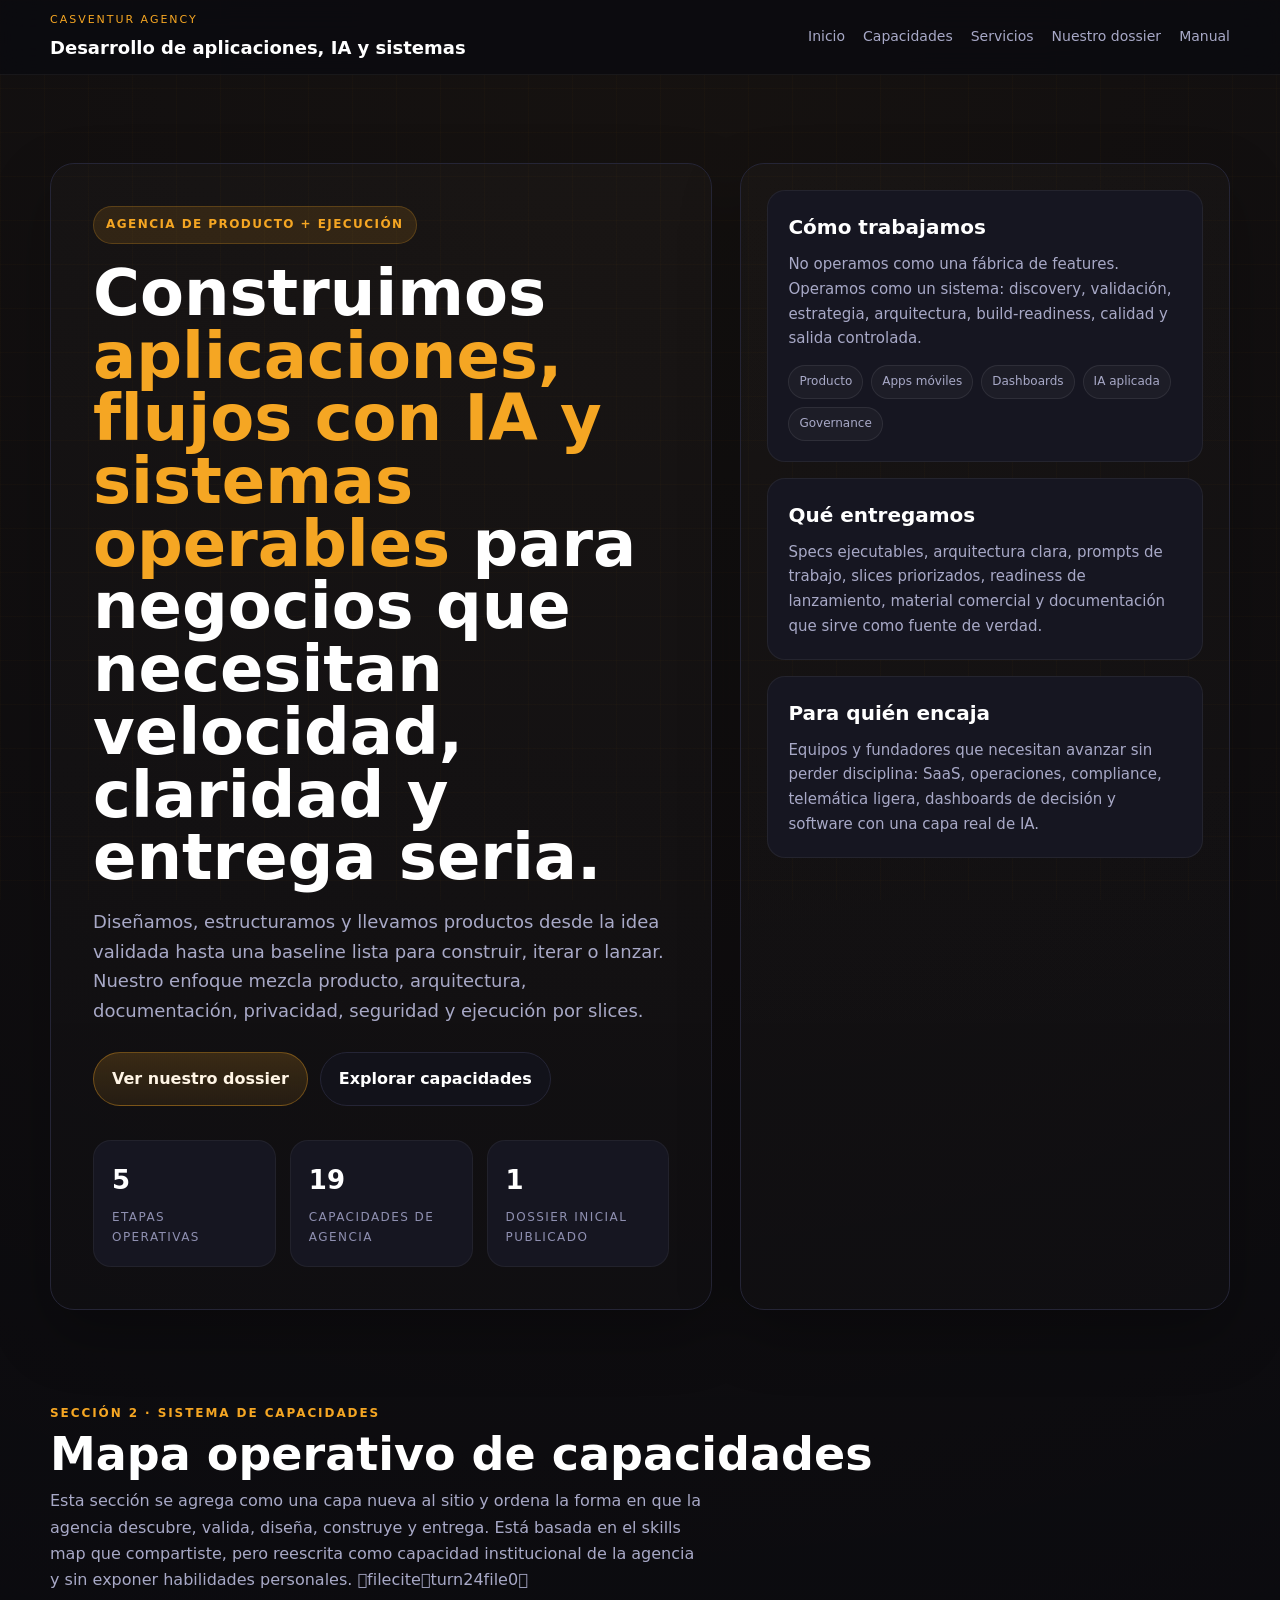
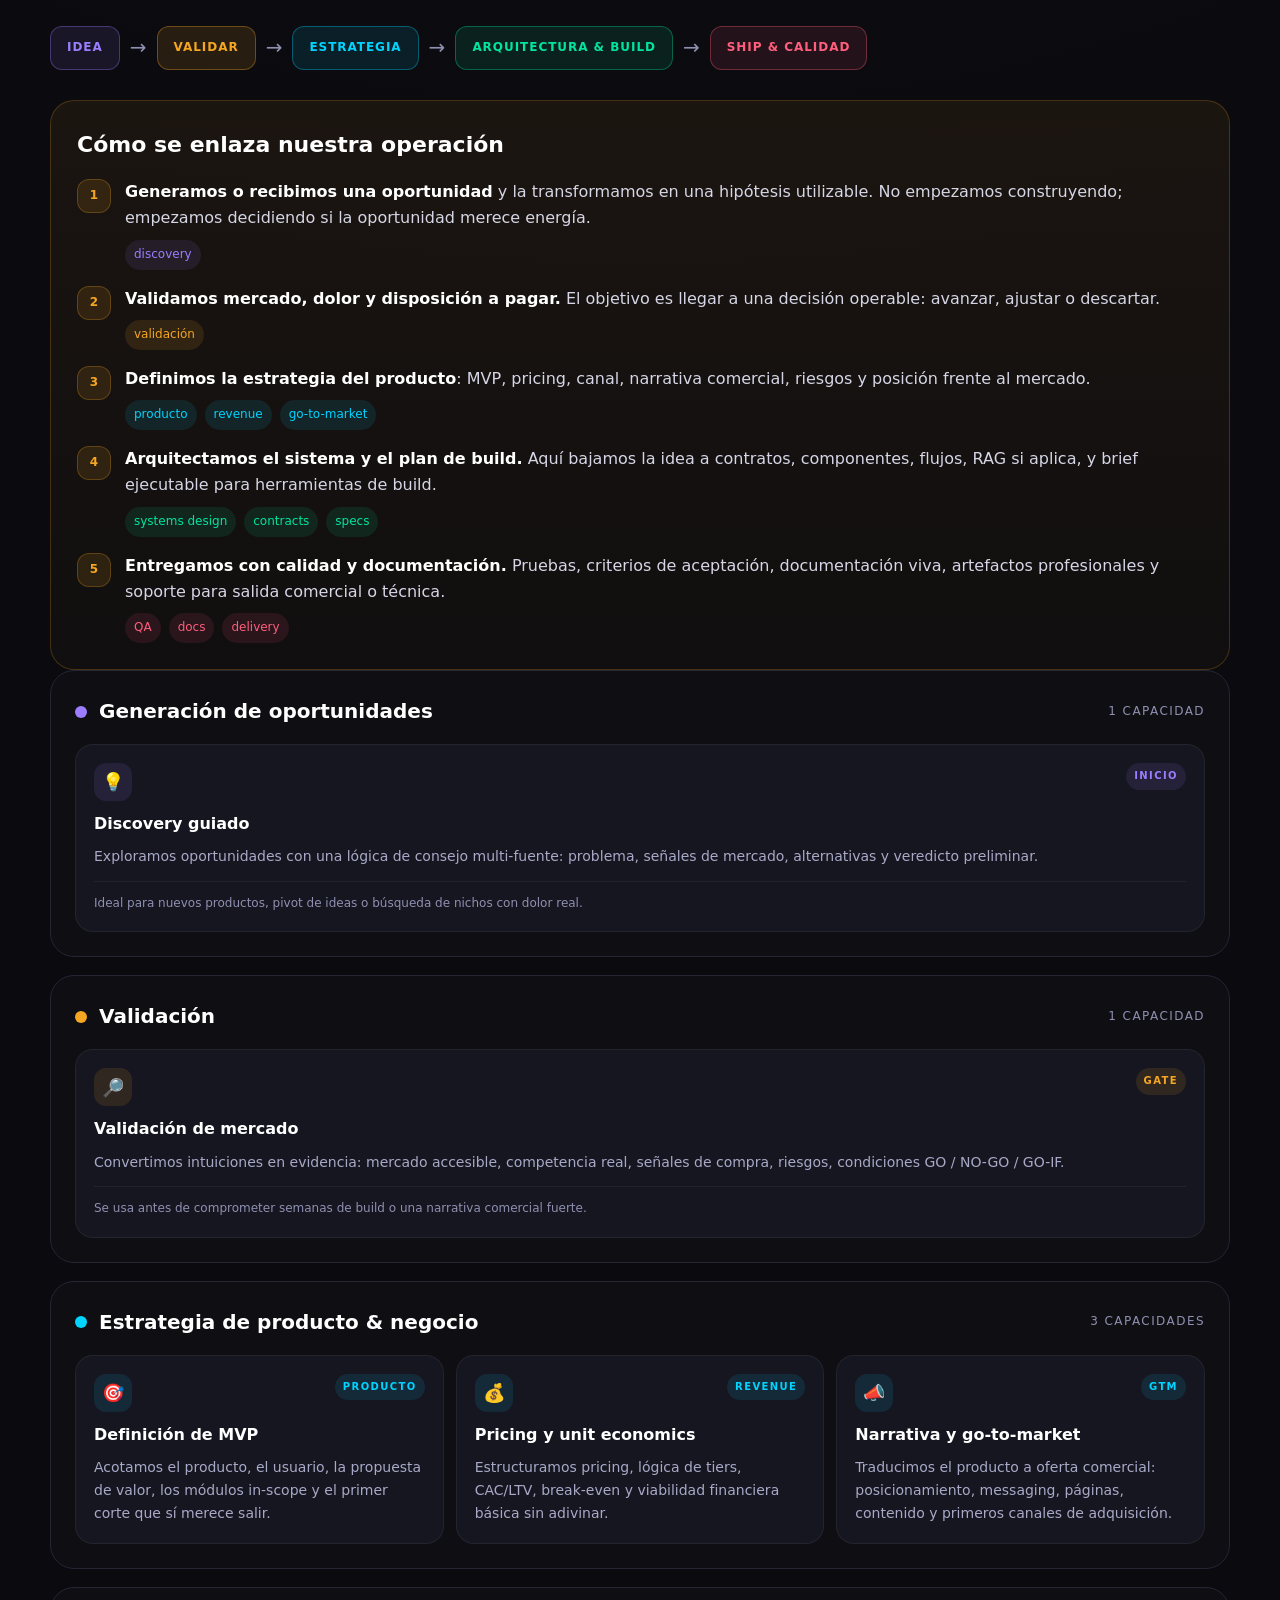
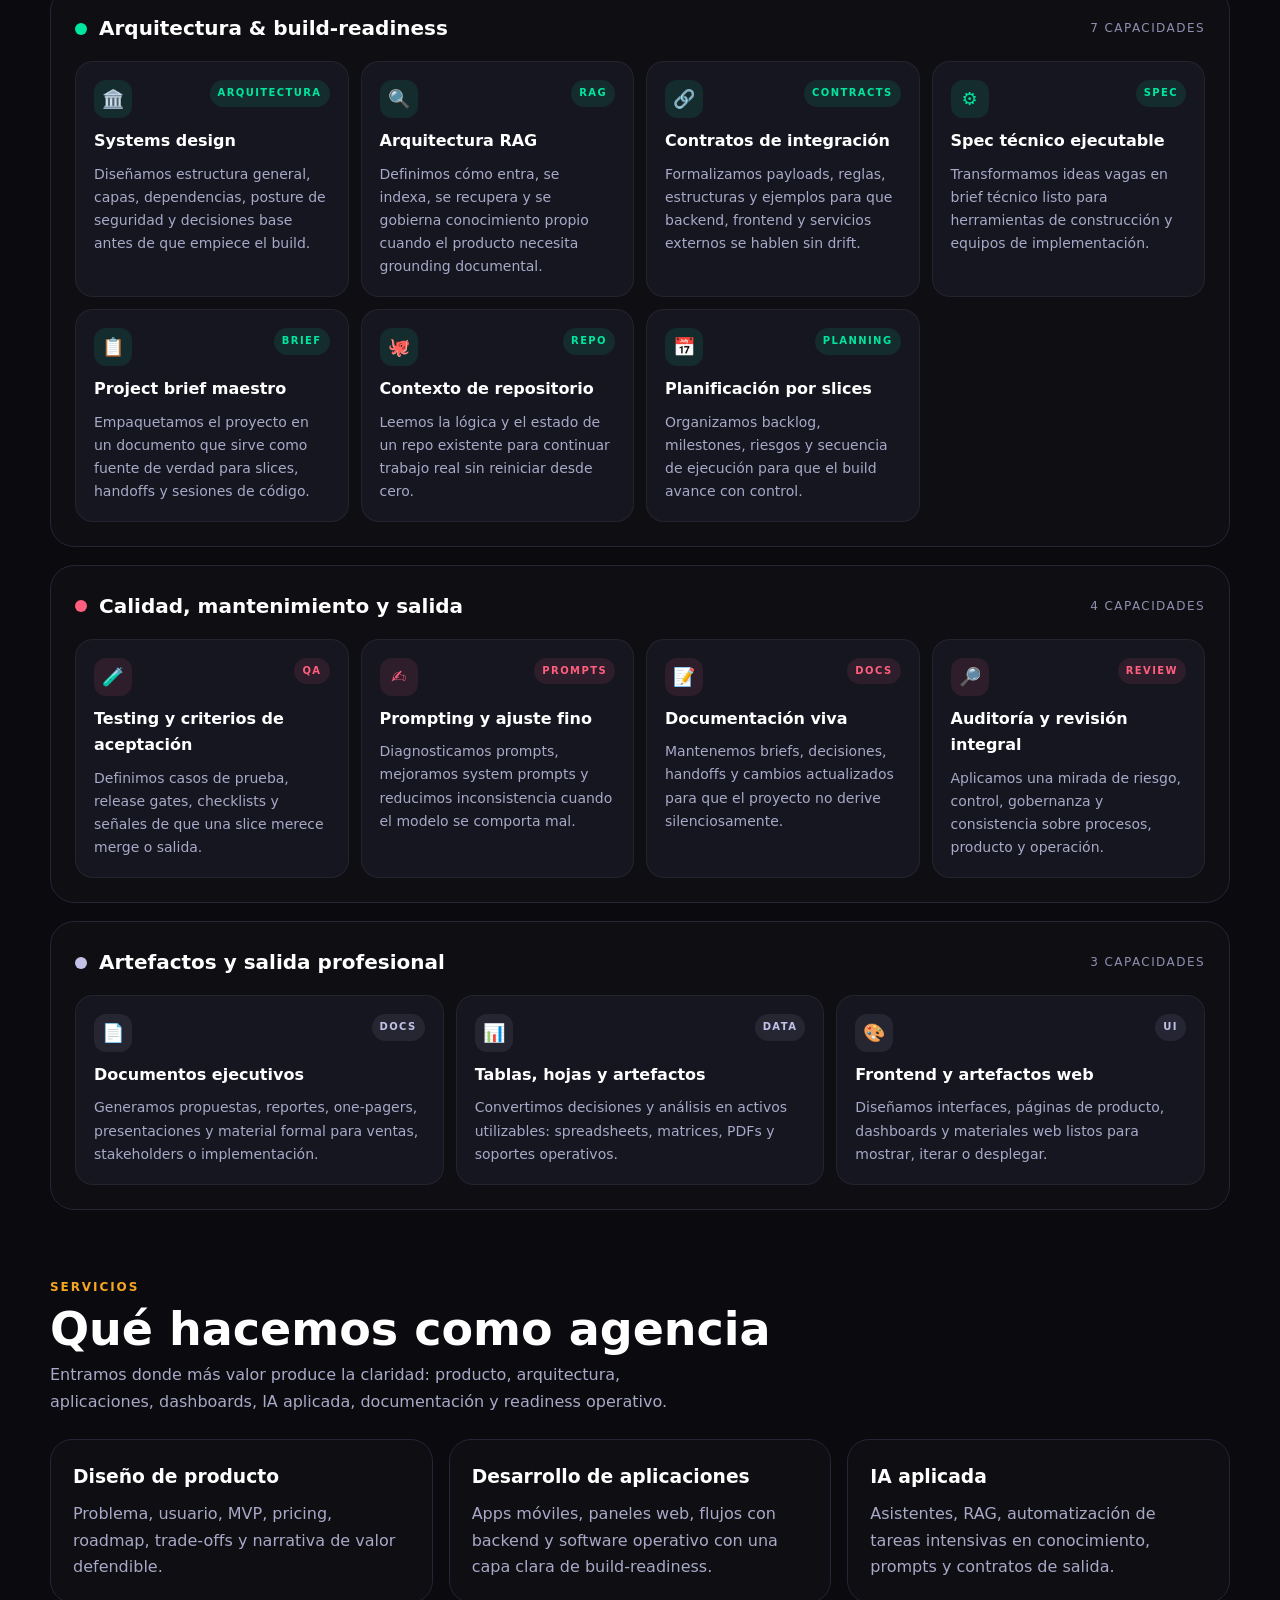
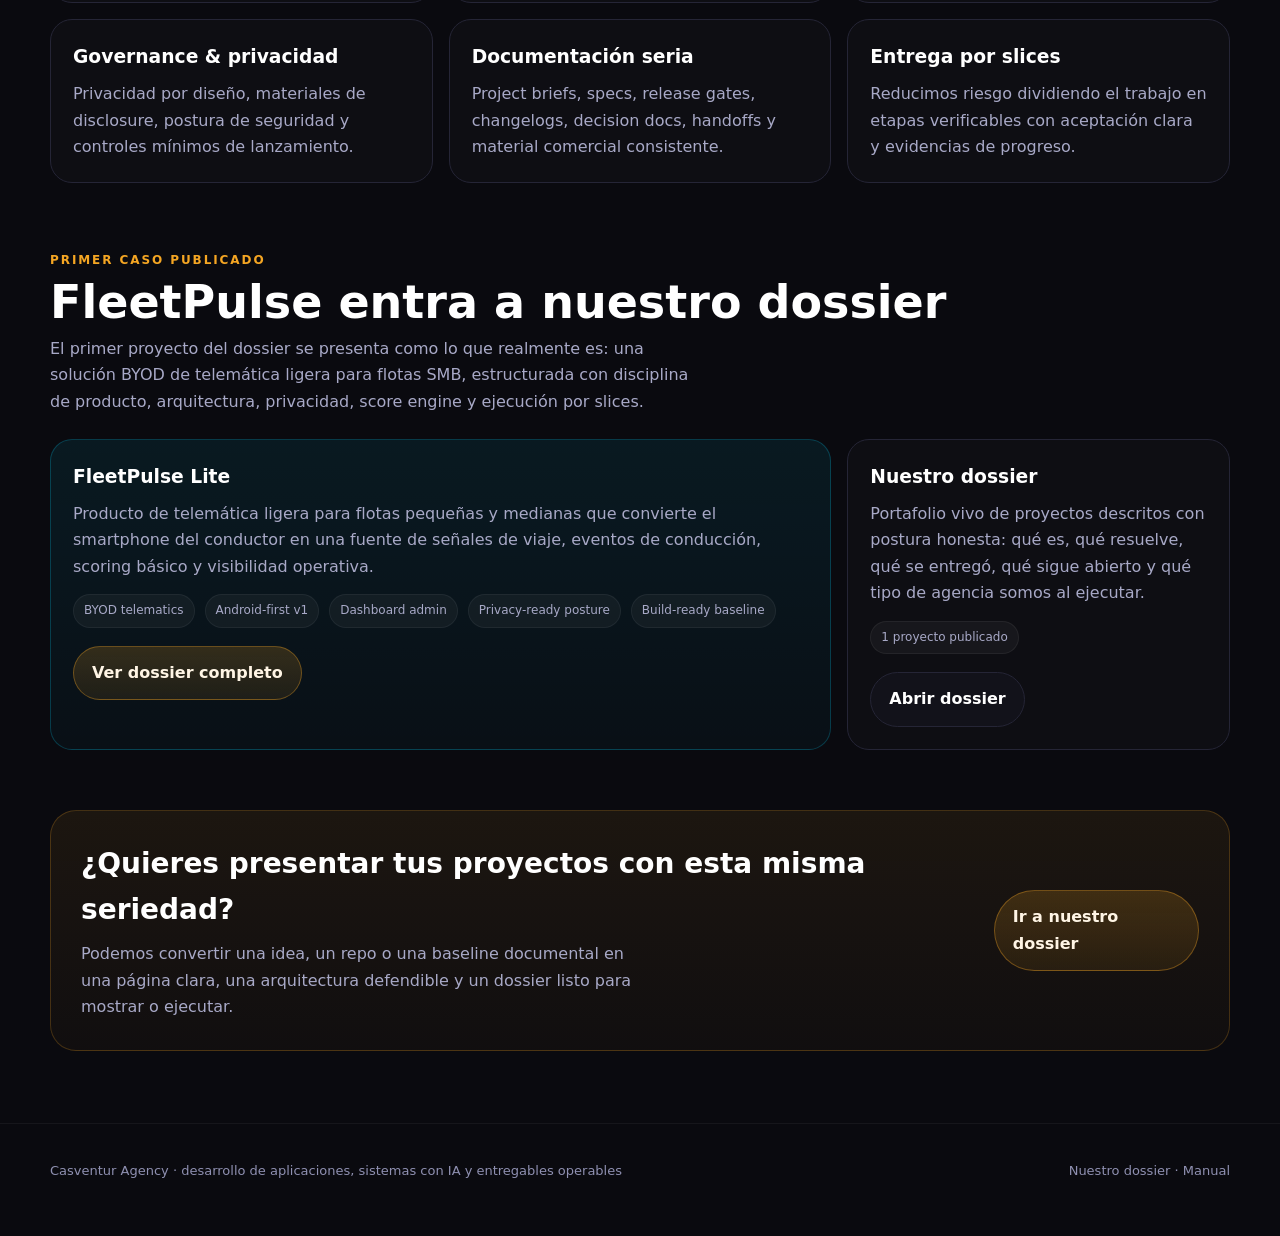
<file: index.html>
<!DOCTYPE html>
<html lang="es">
<head>
  <meta charset="UTF-8" />
  <meta name="viewport" content="width=device-width, initial-scale=1.0" />
  <title>Casventur Agency · Desarrollo de aplicaciones, IA y sistemas</title>
  <link rel="stylesheet" href="/site.css" />
</head>
<body>
  <div class="topbar">
    <div class="container nav">
      <div class="brand">
        <div class="brand-kicker">Casventur Agency</div>
        <div class="brand-title">Desarrollo de aplicaciones, IA y sistemas</div>
      </div>
      <div class="nav-links">
        <a href="/index.html">Inicio</a>
        <a href="#capabilities">Capacidades</a>
        <a href="#services">Servicios</a>
        <a href="/dossier.html">Nuestro dossier</a>
        <a href="/manual.html">Manual</a>
      </div>
    </div>
  </div>

  <main>
    <section class="hero">
      <div class="container hero-grid">
        <div class="panel hero-copy">
          <div class="eyebrow">Agencia de producto + ejecución</div>
          <h1>Construimos <span>aplicaciones, flujos con IA y sistemas operables</span> para negocios que necesitan velocidad, claridad y entrega seria.</h1>
          <p>Diseñamos, estructuramos y llevamos productos desde la idea validada hasta una baseline lista para construir, iterar o lanzar. Nuestro enfoque mezcla producto, arquitectura, documentación, privacidad, seguridad y ejecución por slices.</p>
          <div class="hero-actions">
            <a class="btn btn-primary" href="/dossier.html">Ver nuestro dossier</a>
            <a class="btn" href="#capabilities">Explorar capacidades</a>
          </div>
          <div class="metrics">
            <div class="metric">
              <div class="metric-value">5</div>
              <div class="metric-label">etapas operativas</div>
            </div>
            <div class="metric">
              <div class="metric-value">19</div>
              <div class="metric-label">capacidades de agencia</div>
            </div>
            <div class="metric">
              <div class="metric-value">1</div>
              <div class="metric-label">dossier inicial publicado</div>
            </div>
          </div>
        </div>
        <div class="panel hero-side">
          <div class="side-card">
            <h3>Cómo trabajamos</h3>
            <p>No operamos como una fábrica de features. Operamos como un sistema: discovery, validación, estrategia, arquitectura, build-readiness, calidad y salida controlada.</p>
            <div class="kpi-pills">
              <span class="pill">Producto</span>
              <span class="pill">Apps móviles</span>
              <span class="pill">Dashboards</span>
              <span class="pill">IA aplicada</span>
              <span class="pill">Governance</span>
            </div>
          </div>
          <div class="side-card">
            <h3>Qué entregamos</h3>
            <p>Specs ejecutables, arquitectura clara, prompts de trabajo, slices priorizados, readiness de lanzamiento, material comercial y documentación que sirve como fuente de verdad.</p>
          </div>
          <div class="side-card">
            <h3>Para quién encaja</h3>
            <p>Equipos y fundadores que necesitan avanzar sin perder disciplina: SaaS, operaciones, compliance, telemática ligera, dashboards de decisión y software con una capa real de IA.</p>
          </div>
        </div>
      </div>
    </section>

    <section class="section" id="capabilities">
      <div class="container">
        <div class="section-head">
          <div>
            <div class="kicker">Sección 2 · Sistema de capacidades</div>
            <h2>Mapa operativo de capacidades</h2>
            <p>Esta sección se agrega como una capa nueva al sitio y ordena la forma en que la agencia descubre, valida, diseña, construye y entrega. Está basada en el skills map que compartiste, pero reescrita como capacidad institucional de la agencia y sin exponer habilidades personales. fileciteturn24file0</p>
          </div>
        </div>

        <div class="pipeline">
          <div class="pipeline-node node-idea">Idea</div>
          <div class="pipeline-arrow">→</div>
          <div class="pipeline-node node-validate">Validar</div>
          <div class="pipeline-arrow">→</div>
          <div class="pipeline-node node-strategy">Estrategia</div>
          <div class="pipeline-arrow">→</div>
          <div class="pipeline-node node-build">Arquitectura & build</div>
          <div class="pipeline-arrow">→</div>
          <div class="pipeline-node node-deliver">Ship & calidad</div>
        </div>

        <div class="flow-box">
          <h3>Cómo se enlaza nuestra operación</h3>
          <div class="flow-list">
            <div class="flow-item">
              <div class="flow-num">1</div>
              <div>
                <strong>Generamos o recibimos una oportunidad</strong> y la transformamos en una hipótesis utilizable. No empezamos construyendo; empezamos decidiendo si la oportunidad merece energía.
                <div class="flow-tags"><span class="flow-tag tag-violet">discovery</span></div>
              </div>
            </div>
            <div class="flow-item">
              <div class="flow-num">2</div>
              <div>
                <strong>Validamos mercado, dolor y disposición a pagar.</strong> El objetivo es llegar a una decisión operable: avanzar, ajustar o descartar.
                <div class="flow-tags"><span class="flow-tag tag-amber">validación</span></div>
              </div>
            </div>
            <div class="flow-item">
              <div class="flow-num">3</div>
              <div>
                <strong>Definimos la estrategia del producto</strong>: MVP, pricing, canal, narrativa comercial, riesgos y posición frente al mercado.
                <div class="flow-tags"><span class="flow-tag tag-cyan">producto</span><span class="flow-tag tag-cyan">revenue</span><span class="flow-tag tag-cyan">go-to-market</span></div>
              </div>
            </div>
            <div class="flow-item">
              <div class="flow-num">4</div>
              <div>
                <strong>Arquitectamos el sistema y el plan de build.</strong> Aquí bajamos la idea a contratos, componentes, flujos, RAG si aplica, y brief ejecutable para herramientas de build.
                <div class="flow-tags"><span class="flow-tag tag-green">systems design</span><span class="flow-tag tag-green">contracts</span><span class="flow-tag tag-green">specs</span></div>
              </div>
            </div>
            <div class="flow-item">
              <div class="flow-num">5</div>
              <div>
                <strong>Entregamos con calidad y documentación.</strong> Pruebas, criterios de aceptación, documentación viva, artefactos profesionales y soporte para salida comercial o técnica.
                <div class="flow-tags"><span class="flow-tag tag-rose">QA</span><span class="flow-tag tag-rose">docs</span><span class="flow-tag tag-rose">delivery</span></div>
              </div>
            </div>
          </div>
        </div>

        <div class="category-grid">
          <div class="category">
            <div class="category-head">
              <div class="category-title"><span class="dot" style="background:var(--violet)"></span>Generación de oportunidades</div>
              <div class="category-count">1 capacidad</div>
            </div>
            <div class="skill-grid">
              <div class="skill-card theme-violet">
                <div class="skill-top"><div class="skill-icon">💡</div><div class="badge">Inicio</div></div>
                <h4>Discovery guiado</h4>
                <p>Exploramos oportunidades con una lógica de consejo multi-fuente: problema, señales de mercado, alternativas y veredicto preliminar.</p>
                <div class="skill-trigger">Ideal para nuevos productos, pivot de ideas o búsqueda de nichos con dolor real.</div>
              </div>
            </div>
          </div>

          <div class="category">
            <div class="category-head">
              <div class="category-title"><span class="dot" style="background:var(--amber)"></span>Validación</div>
              <div class="category-count">1 capacidad</div>
            </div>
            <div class="skill-grid">
              <div class="skill-card theme-amber">
                <div class="skill-top"><div class="skill-icon">🔎</div><div class="badge">Gate</div></div>
                <h4>Validación de mercado</h4>
                <p>Convertimos intuiciones en evidencia: mercado accesible, competencia real, señales de compra, riesgos, condiciones GO / NO-GO / GO-IF.</p>
                <div class="skill-trigger">Se usa antes de comprometer semanas de build o una narrativa comercial fuerte.</div>
              </div>
            </div>
          </div>

          <div class="category">
            <div class="category-head">
              <div class="category-title"><span class="dot" style="background:var(--cyan)"></span>Estrategia de producto & negocio</div>
              <div class="category-count">3 capacidades</div>
            </div>
            <div class="skill-grid">
              <div class="skill-card theme-cyan">
                <div class="skill-top"><div class="skill-icon">🎯</div><div class="badge">Producto</div></div>
                <h4>Definición de MVP</h4>
                <p>Acotamos el producto, el usuario, la propuesta de valor, los módulos in-scope y el primer corte que sí merece salir.</p>
              </div>
              <div class="skill-card theme-cyan">
                <div class="skill-top"><div class="skill-icon">💰</div><div class="badge">Revenue</div></div>
                <h4>Pricing y unit economics</h4>
                <p>Estructuramos pricing, lógica de tiers, CAC/LTV, break-even y viabilidad financiera básica sin adivinar.</p>
              </div>
              <div class="skill-card theme-cyan">
                <div class="skill-top"><div class="skill-icon">📣</div><div class="badge">GTM</div></div>
                <h4>Narrativa y go-to-market</h4>
                <p>Traducimos el producto a oferta comercial: posicionamiento, messaging, páginas, contenido y primeros canales de adquisición.</p>
              </div>
            </div>
          </div>

          <div class="category">
            <div class="category-head">
              <div class="category-title"><span class="dot" style="background:var(--green)"></span>Arquitectura & build-readiness</div>
              <div class="category-count">7 capacidades</div>
            </div>
            <div class="skill-grid">
              <div class="skill-card theme-green">
                <div class="skill-top"><div class="skill-icon">🏛️</div><div class="badge">Arquitectura</div></div>
                <h4>Systems design</h4>
                <p>Diseñamos estructura general, capas, dependencias, posture de seguridad y decisiones base antes de que empiece el build.</p>
              </div>
              <div class="skill-card theme-green">
                <div class="skill-top"><div class="skill-icon">🔍</div><div class="badge">RAG</div></div>
                <h4>Arquitectura RAG</h4>
                <p>Definimos cómo entra, se indexa, se recupera y se gobierna conocimiento propio cuando el producto necesita grounding documental.</p>
              </div>
              <div class="skill-card theme-green">
                <div class="skill-top"><div class="skill-icon">🔗</div><div class="badge">Contracts</div></div>
                <h4>Contratos de integración</h4>
                <p>Formalizamos payloads, reglas, estructuras y ejemplos para que backend, frontend y servicios externos se hablen sin drift.</p>
              </div>
              <div class="skill-card theme-green">
                <div class="skill-top"><div class="skill-icon">⚙️</div><div class="badge">Spec</div></div>
                <h4>Spec técnico ejecutable</h4>
                <p>Transformamos ideas vagas en brief técnico listo para herramientas de construcción y equipos de implementación.</p>
              </div>
              <div class="skill-card theme-green">
                <div class="skill-top"><div class="skill-icon">📋</div><div class="badge">Brief</div></div>
                <h4>Project brief maestro</h4>
                <p>Empaquetamos el proyecto en un documento que sirve como fuente de verdad para slices, handoffs y sesiones de código.</p>
              </div>
              <div class="skill-card theme-green">
                <div class="skill-top"><div class="skill-icon">🐙</div><div class="badge">Repo</div></div>
                <h4>Contexto de repositorio</h4>
                <p>Leemos la lógica y el estado de un repo existente para continuar trabajo real sin reiniciar desde cero.</p>
              </div>
              <div class="skill-card theme-green">
                <div class="skill-top"><div class="skill-icon">📅</div><div class="badge">Planning</div></div>
                <h4>Planificación por slices</h4>
                <p>Organizamos backlog, milestones, riesgos y secuencia de ejecución para que el build avance con control.</p>
              </div>
            </div>
          </div>

          <div class="category">
            <div class="category-head">
              <div class="category-title"><span class="dot" style="background:var(--rose)"></span>Calidad, mantenimiento y salida</div>
              <div class="category-count">4 capacidades</div>
            </div>
            <div class="skill-grid">
              <div class="skill-card theme-rose">
                <div class="skill-top"><div class="skill-icon">🧪</div><div class="badge">QA</div></div>
                <h4>Testing y criterios de aceptación</h4>
                <p>Definimos casos de prueba, release gates, checklists y señales de que una slice merece merge o salida.</p>
              </div>
              <div class="skill-card theme-rose">
                <div class="skill-top"><div class="skill-icon">✍️</div><div class="badge">Prompts</div></div>
                <h4>Prompting y ajuste fino</h4>
                <p>Diagnosticamos prompts, mejoramos system prompts y reducimos inconsistencia cuando el modelo se comporta mal.</p>
              </div>
              <div class="skill-card theme-rose">
                <div class="skill-top"><div class="skill-icon">📝</div><div class="badge">Docs</div></div>
                <h4>Documentación viva</h4>
                <p>Mantenemos briefs, decisiones, handoffs y cambios actualizados para que el proyecto no derive silenciosamente.</p>
              </div>
              <div class="skill-card theme-rose">
                <div class="skill-top"><div class="skill-icon">🔎</div><div class="badge">Review</div></div>
                <h4>Auditoría y revisión integral</h4>
                <p>Aplicamos una mirada de riesgo, control, gobernanza y consistencia sobre procesos, producto y operación.</p>
              </div>
            </div>
          </div>

          <div class="category">
            <div class="category-head">
              <div class="category-title"><span class="dot" style="background:#c2c2e9"></span>Artefactos y salida profesional</div>
              <div class="category-count">3 capacidades</div>
            </div>
            <div class="skill-grid">
              <div class="skill-card theme-soft">
                <div class="skill-top"><div class="skill-icon">📄</div><div class="badge">Docs</div></div>
                <h4>Documentos ejecutivos</h4>
                <p>Generamos propuestas, reportes, one-pagers, presentaciones y material formal para ventas, stakeholders o implementación.</p>
              </div>
              <div class="skill-card theme-soft">
                <div class="skill-top"><div class="skill-icon">📊</div><div class="badge">Data</div></div>
                <h4>Tablas, hojas y artefactos</h4>
                <p>Convertimos decisiones y análisis en activos utilizables: spreadsheets, matrices, PDFs y soportes operativos.</p>
              </div>
              <div class="skill-card theme-soft">
                <div class="skill-top"><div class="skill-icon">🎨</div><div class="badge">UI</div></div>
                <h4>Frontend y artefactos web</h4>
                <p>Diseñamos interfaces, páginas de producto, dashboards y materiales web listos para mostrar, iterar o desplegar.</p>
              </div>
            </div>
          </div>
        </div>
      </div>
    </section>

    <section class="section" id="services">
      <div class="container">
        <div class="section-head">
          <div>
            <div class="kicker">Servicios</div>
            <h2>Qué hacemos como agencia</h2>
            <p>Entramos donde más valor produce la claridad: producto, arquitectura, aplicaciones, dashboards, IA aplicada, documentación y readiness operativo.</p>
          </div>
        </div>
        <div class="services-grid">
          <div class="service-card">
            <h3>Diseño de producto</h3>
            <p>Problema, usuario, MVP, pricing, roadmap, trade-offs y narrativa de valor defendible.</p>
          </div>
          <div class="service-card">
            <h3>Desarrollo de aplicaciones</h3>
            <p>Apps móviles, paneles web, flujos con backend y software operativo con una capa clara de build-readiness.</p>
          </div>
          <div class="service-card">
            <h3>IA aplicada</h3>
            <p>Asistentes, RAG, automatización de tareas intensivas en conocimiento, prompts y contratos de salida.</p>
          </div>
          <div class="service-card">
            <h3>Governance & privacidad</h3>
            <p>Privacidad por diseño, materiales de disclosure, postura de seguridad y controles mínimos de lanzamiento.</p>
          </div>
          <div class="service-card">
            <h3>Documentación seria</h3>
            <p>Project briefs, specs, release gates, changelogs, decision docs, handoffs y material comercial consistente.</p>
          </div>
          <div class="service-card">
            <h3>Entrega por slices</h3>
            <p>Reducimos riesgo dividiendo el trabajo en etapas verificables con aceptación clara y evidencias de progreso.</p>
          </div>
        </div>
      </div>
    </section>

    <section class="section">
      <div class="container">
        <div class="section-head">
          <div>
            <div class="kicker">Primer caso publicado</div>
            <h2>FleetPulse entra a nuestro dossier</h2>
            <p>El primer proyecto del dossier se presenta como lo que realmente es: una solución BYOD de telemática ligera para flotas SMB, estructurada con disciplina de producto, arquitectura, privacidad, score engine y ejecución por slices.</p>
          </div>
        </div>
        <div class="case-grid">
          <div class="case-card featured">
            <h3>FleetPulse Lite</h3>
            <p>Producto de telemática ligera para flotas pequeñas y medianas que convierte el smartphone del conductor en una fuente de señales de viaje, eventos de conducción, scoring básico y visibilidad operativa.</p>
            <div class="case-meta">
              <span class="meta-chip">BYOD telematics</span>
              <span class="meta-chip">Android-first v1</span>
              <span class="meta-chip">Dashboard admin</span>
              <span class="meta-chip">Privacy-ready posture</span>
              <span class="meta-chip">Build-ready baseline</span>
            </div>
            <a class="btn btn-primary" href="/fleet-pulse.html">Ver dossier completo</a>
          </div>
          <div class="case-card">
            <h3>Nuestro dossier</h3>
            <p>Portafolio vivo de proyectos descritos con postura honesta: qué es, qué resuelve, qué se entregó, qué sigue abierto y qué tipo de agencia somos al ejecutar.</p>
            <div class="case-meta">
              <span class="meta-chip">1 proyecto publicado</span>
            </div>
            <a class="btn" href="/dossier.html">Abrir dossier</a>
          </div>
        </div>
      </div>
    </section>

    <section class="container">
      <div class="cta-panel">
        <div>
          <h3>¿Quieres presentar tus proyectos con esta misma seriedad?</h3>
          <p>Podemos convertir una idea, un repo o una baseline documental en una página clara, una arquitectura defendible y un dossier listo para mostrar o ejecutar.</p>
        </div>
        <a class="btn btn-primary" href="/dossier.html">Ir a nuestro dossier</a>
      </div>
    </section>
  </main>

  <footer class="footer">
    <div class="container footer-row">
      <div>Casventur Agency · desarrollo de aplicaciones, sistemas con IA y entregables operables</div>
      <div><a href="/dossier.html">Nuestro dossier</a> · <a href="/manual.html">Manual</a></div>
    </div>
  </footer>
</body>
</html>
</file>
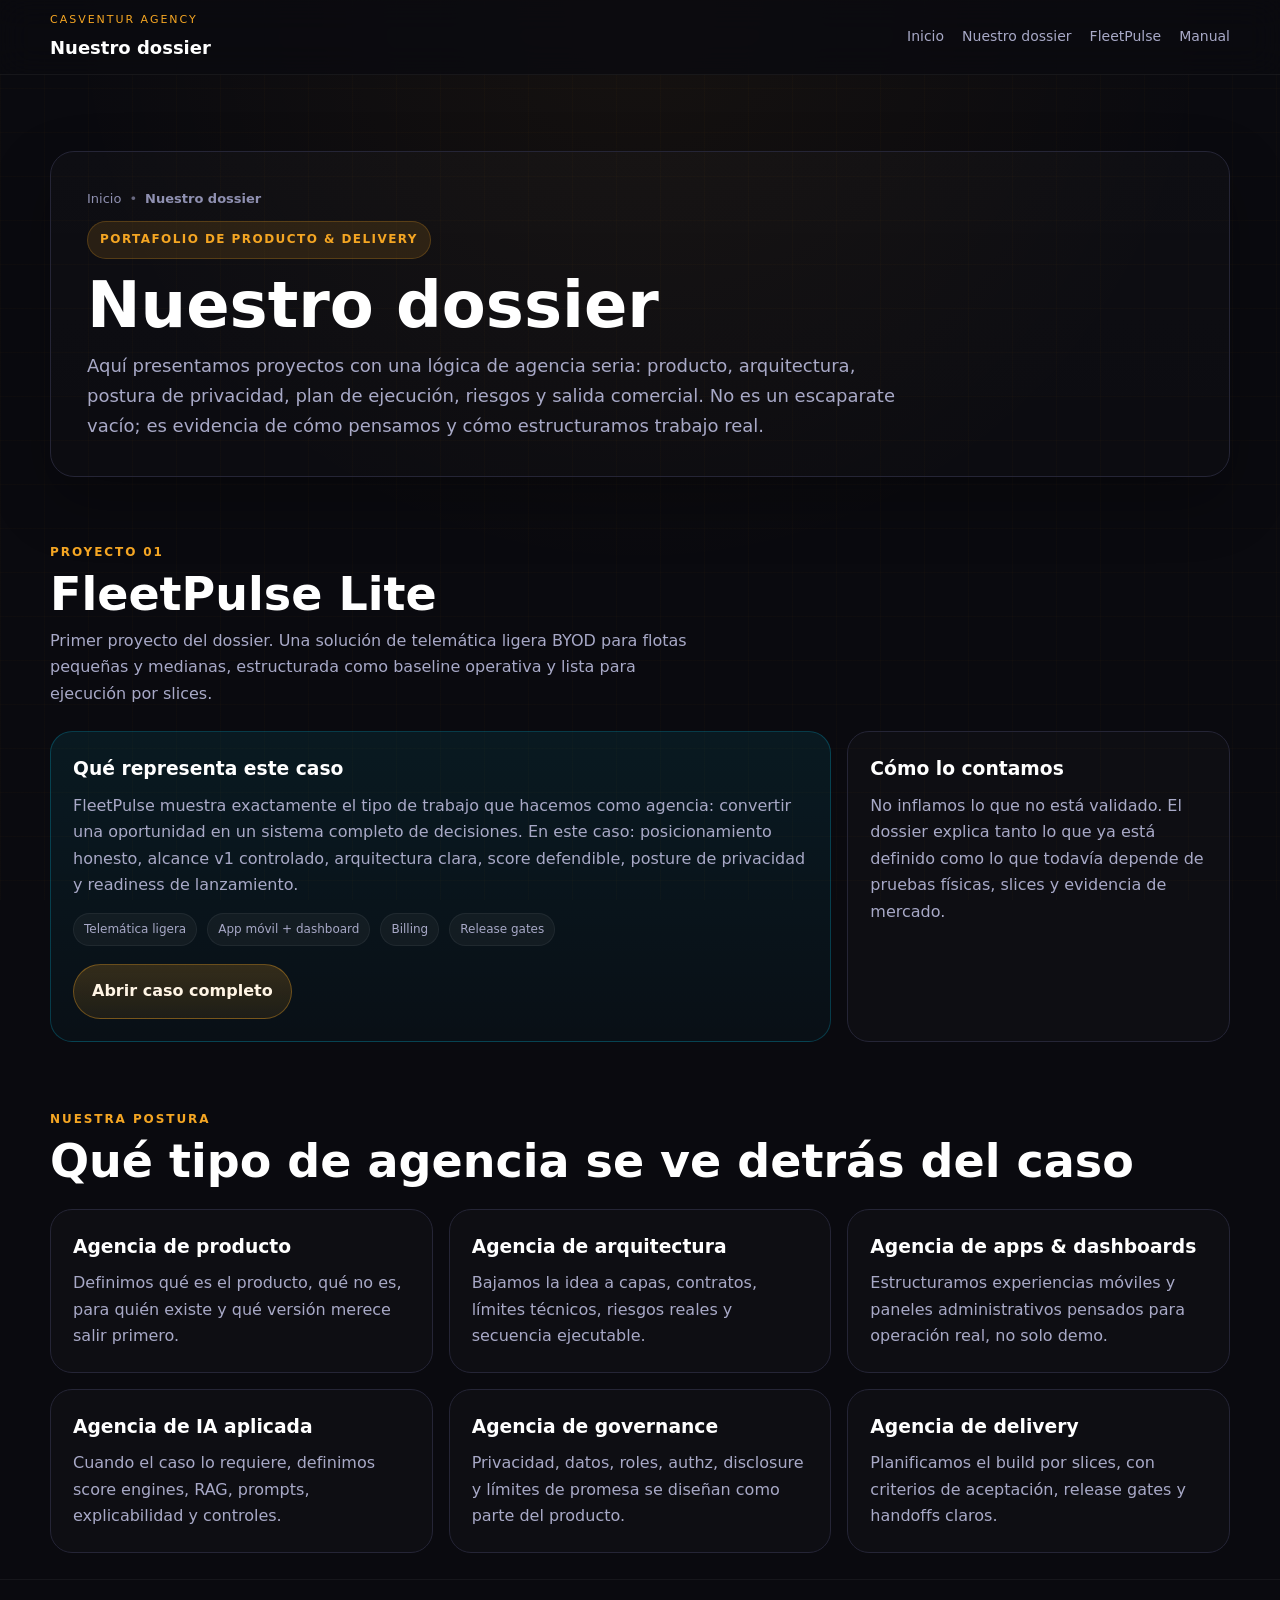
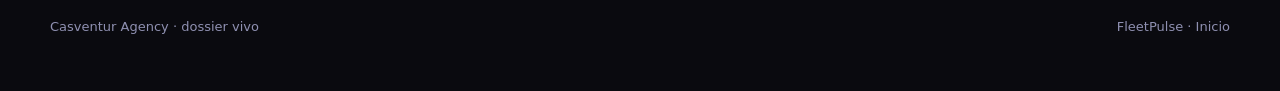
<file: dossier.html>
<!DOCTYPE html>
<html lang="es">
<head>
  <meta charset="UTF-8" />
  <meta name="viewport" content="width=device-width, initial-scale=1.0" />
  <title>Nuestro dossier · Casventur Agency</title>
  <link rel="stylesheet" href="/site.css" />
</head>
<body>
  <div class="topbar">
    <div class="container nav">
      <div class="brand">
        <div class="brand-kicker">Casventur Agency</div>
        <div class="brand-title">Nuestro dossier</div>
      </div>
      <div class="nav-links">
        <a href="/index.html">Inicio</a>
        <a href="/dossier.html">Nuestro dossier</a>
        <a href="/fleet-pulse.html">FleetPulse</a>
        <a href="/manual.html">Manual</a>
      </div>
    </div>
  </div>

  <main>
    <section class="page-hero">
      <div class="container">
        <div class="panel">
          <div class="breadcrumbs"><a href="/index.html">Inicio</a><span>•</span><strong>Nuestro dossier</strong></div>
          <div class="eyebrow">Portafolio de producto & delivery</div>
          <h1>Nuestro dossier</h1>
          <p>Aquí presentamos proyectos con una lógica de agencia seria: producto, arquitectura, postura de privacidad, plan de ejecución, riesgos y salida comercial. No es un escaparate vacío; es evidencia de cómo pensamos y cómo estructuramos trabajo real.</p>
        </div>
      </div>
    </section>

    <section class="section">
      <div class="container">
        <div class="section-head">
          <div>
            <div class="kicker">Proyecto 01</div>
            <h2>FleetPulse Lite</h2>
            <p>Primer proyecto del dossier. Una solución de telemática ligera BYOD para flotas pequeñas y medianas, estructurada como baseline operativa y lista para ejecución por slices.</p>
          </div>
        </div>
        <div class="case-grid">
          <div class="case-card featured">
            <h3>Qué representa este caso</h3>
            <p>FleetPulse muestra exactamente el tipo de trabajo que hacemos como agencia: convertir una oportunidad en un sistema completo de decisiones. En este caso: posicionamiento honesto, alcance v1 controlado, arquitectura clara, score defendible, posture de privacidad y readiness de lanzamiento.</p>
            <div class="case-meta">
              <span class="meta-chip">Telemática ligera</span>
              <span class="meta-chip">App móvil + dashboard</span>
              <span class="meta-chip">Billing</span>
              <span class="meta-chip">Release gates</span>
            </div>
            <a class="btn btn-primary" href="/fleet-pulse.html">Abrir caso completo</a>
          </div>
          <div class="case-card">
            <h3>Cómo lo contamos</h3>
            <p>No inflamos lo que no está validado. El dossier explica tanto lo que ya está definido como lo que todavía depende de pruebas físicas, slices y evidencia de mercado.</p>
          </div>
        </div>
      </div>
    </section>

    <section class="section">
      <div class="container">
        <div class="section-head">
          <div>
            <div class="kicker">Nuestra postura</div>
            <h2>Qué tipo de agencia se ve detrás del caso</h2>
          </div>
        </div>
        <div class="services-grid">
          <div class="service-card"><h3>Agencia de producto</h3><p>Definimos qué es el producto, qué no es, para quién existe y qué versión merece salir primero.</p></div>
          <div class="service-card"><h3>Agencia de arquitectura</h3><p>Bajamos la idea a capas, contratos, límites técnicos, riesgos reales y secuencia ejecutable.</p></div>
          <div class="service-card"><h3>Agencia de apps & dashboards</h3><p>Estructuramos experiencias móviles y paneles administrativos pensados para operación real, no solo demo.</p></div>
          <div class="service-card"><h3>Agencia de IA aplicada</h3><p>Cuando el caso lo requiere, definimos score engines, RAG, prompts, explicabilidad y controles.</p></div>
          <div class="service-card"><h3>Agencia de governance</h3><p>Privacidad, datos, roles, authz, disclosure y límites de promesa se diseñan como parte del producto.</p></div>
          <div class="service-card"><h3>Agencia de delivery</h3><p>Planificamos el build por slices, con criterios de aceptación, release gates y handoffs claros.</p></div>
        </div>
      </div>
    </section>
  </main>

  <footer class="footer">
    <div class="container footer-row">
      <div>Casventur Agency · dossier vivo</div>
      <div><a href="/fleet-pulse.html">FleetPulse</a> · <a href="/index.html">Inicio</a></div>
    </div>
  </footer>
</body>
</html>
</file>
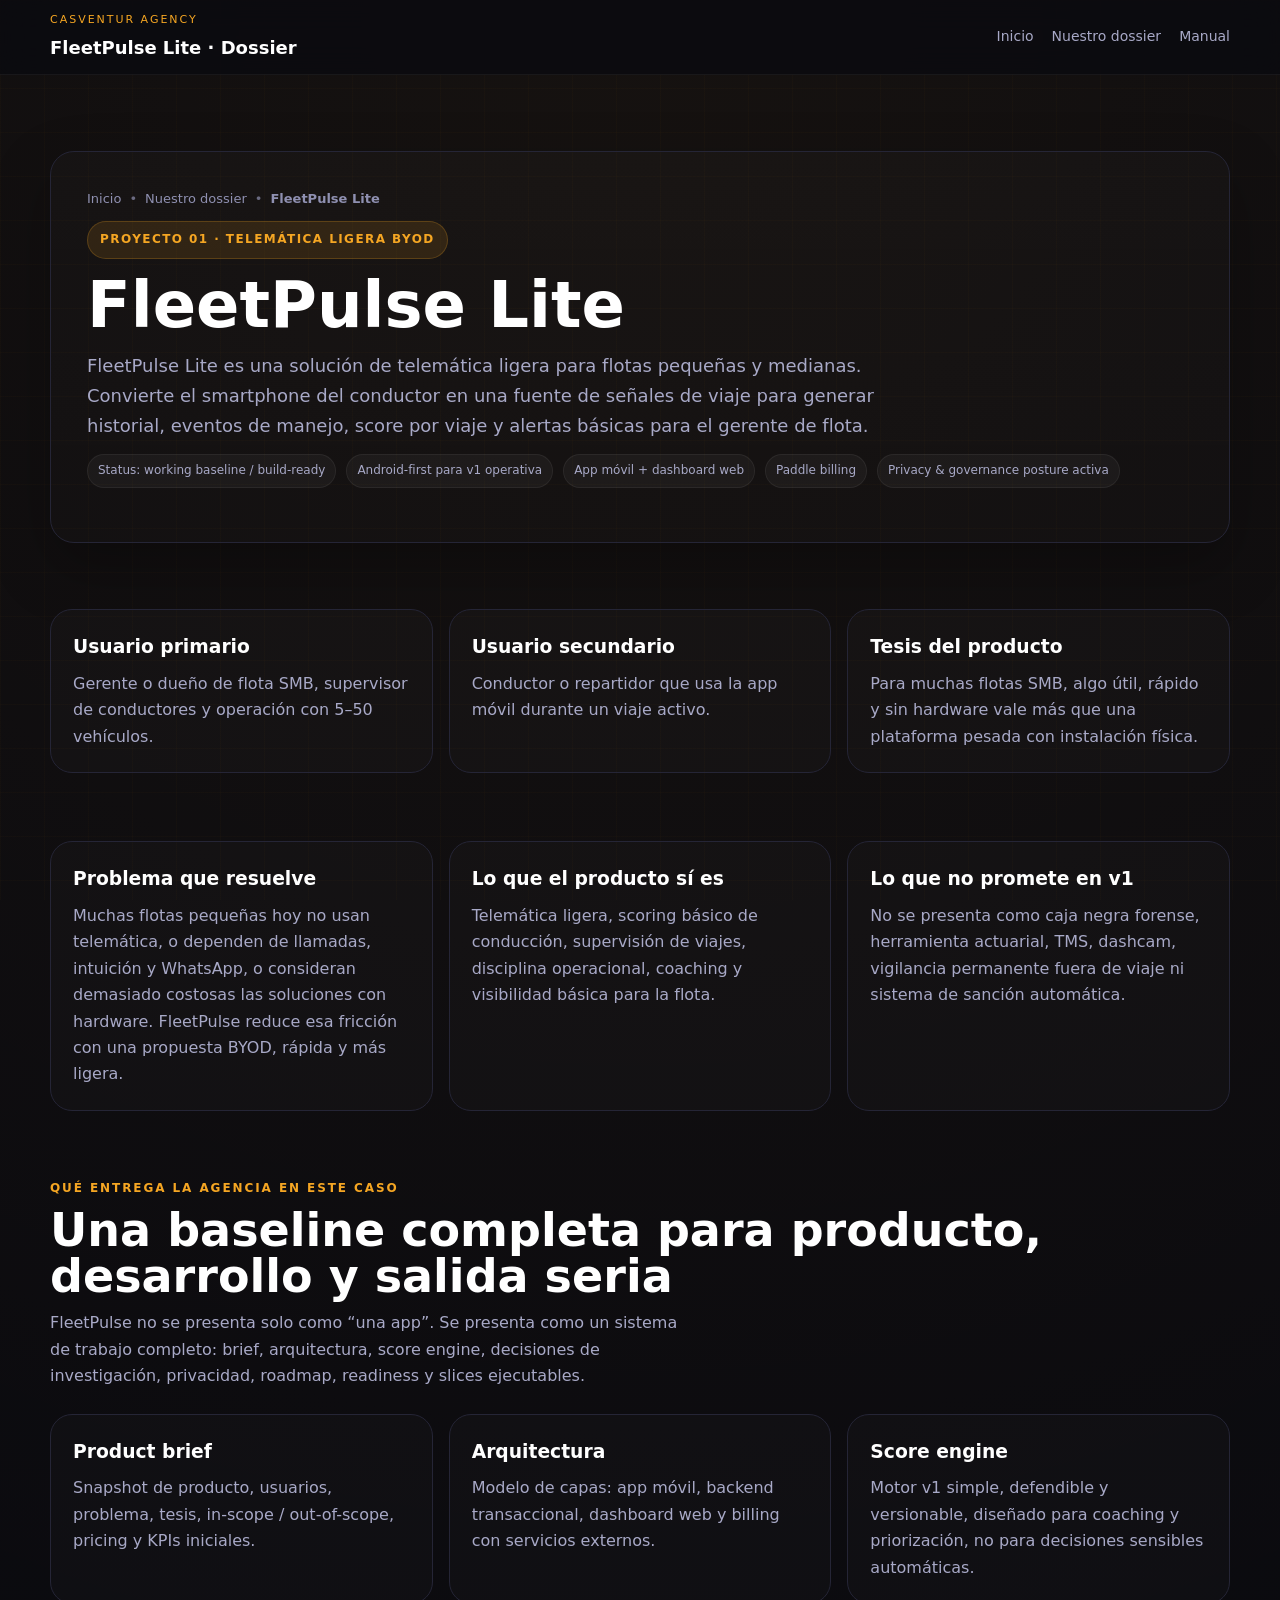
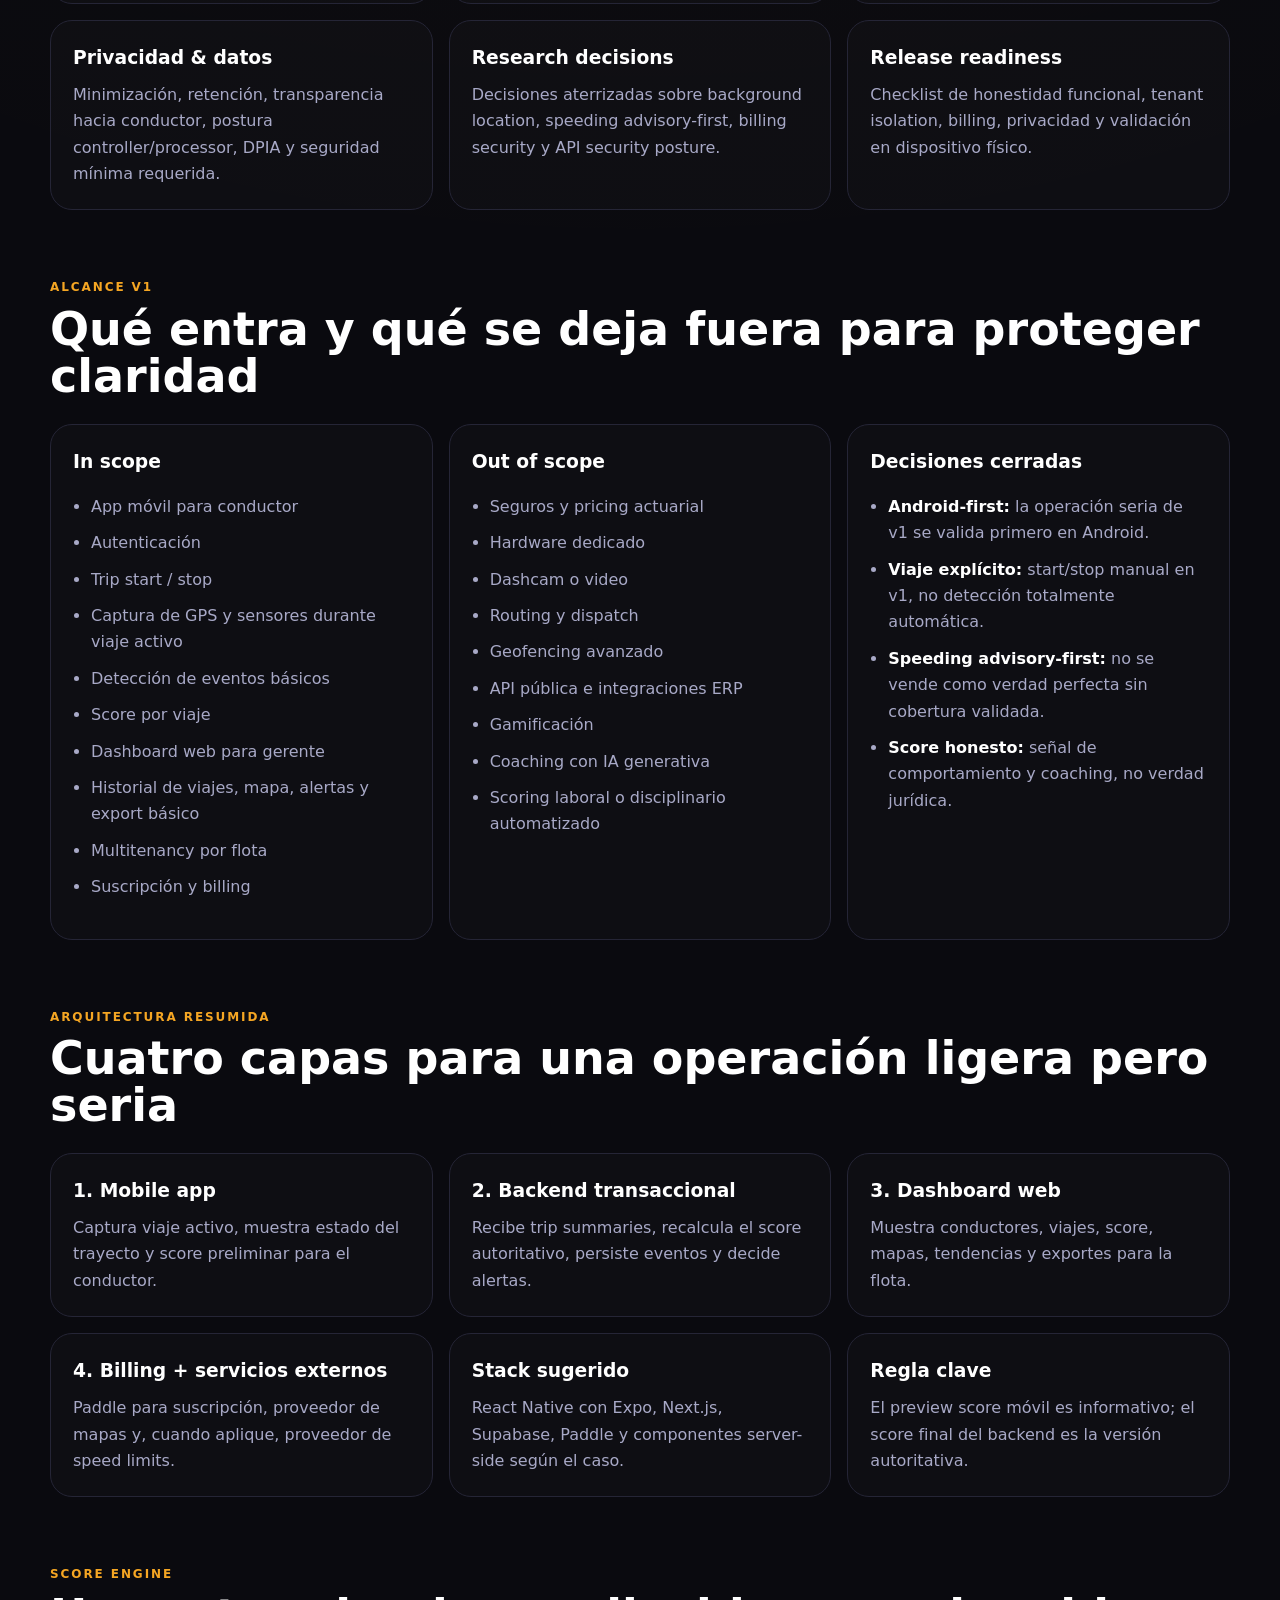
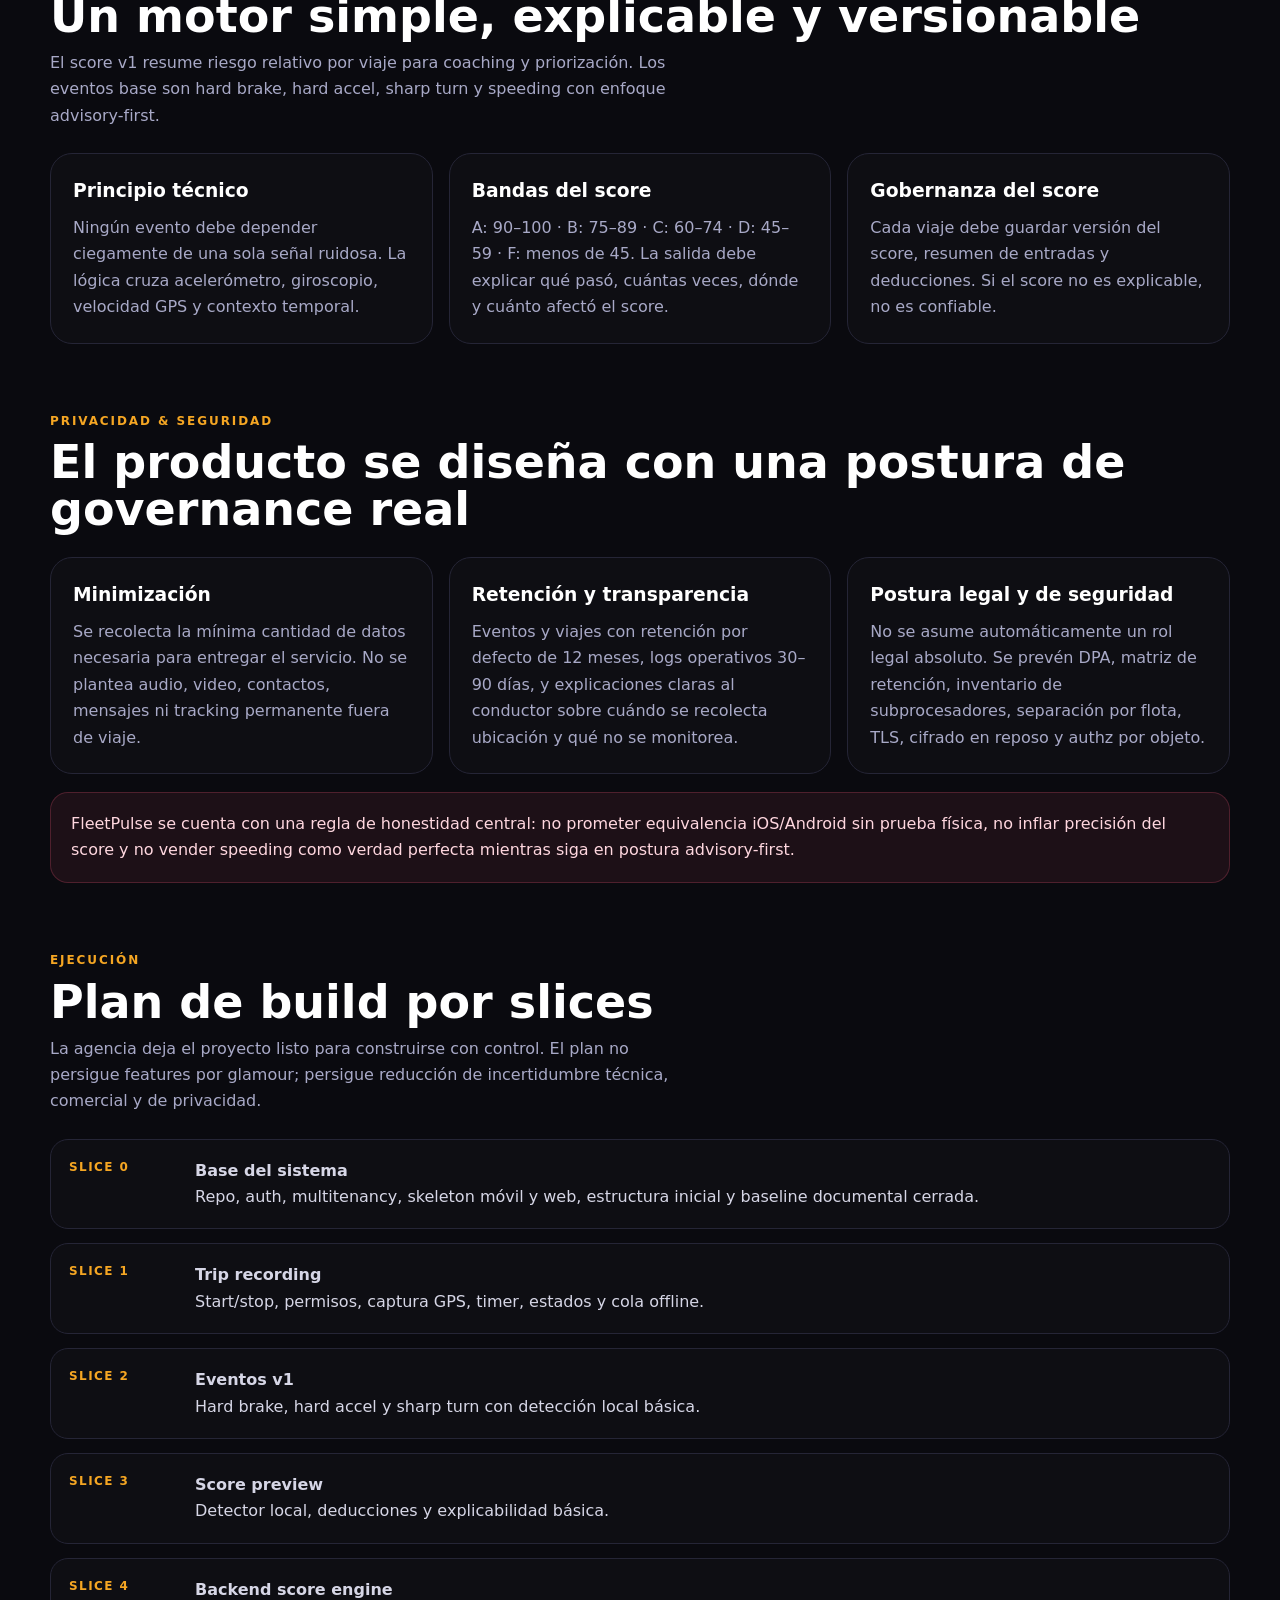
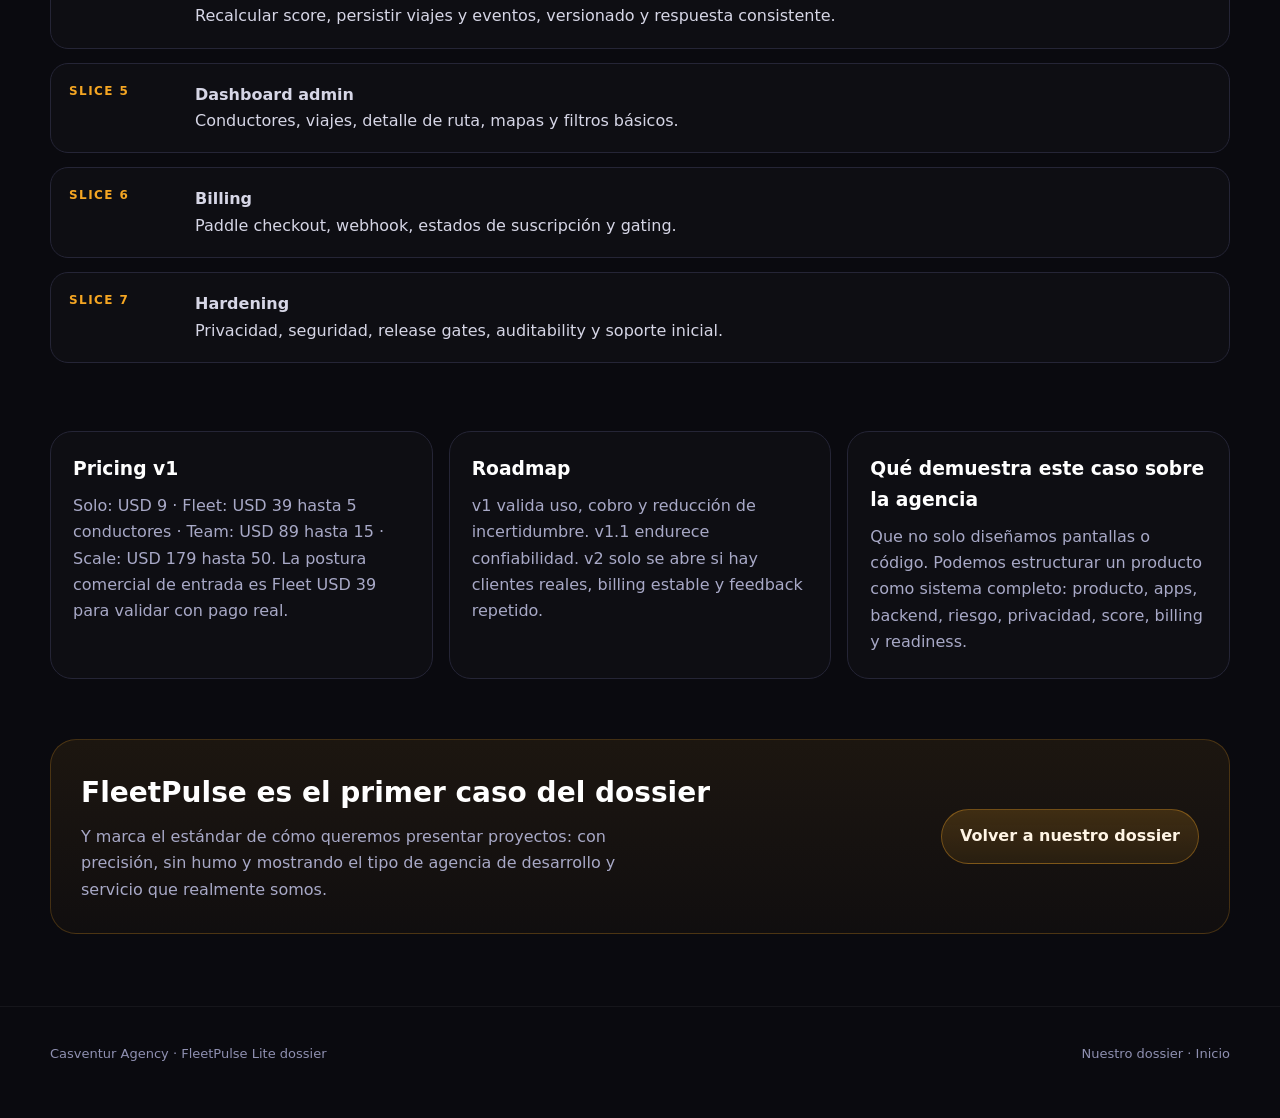
<file: fleet-pulse.html>
<!DOCTYPE html>
<html lang="es">
<head>
  <meta charset="UTF-8" />
  <meta name="viewport" content="width=device-width, initial-scale=1.0" />
  <title>FleetPulse Lite · Dossier · Casventur Agency</title>
  <link rel="stylesheet" href="/site.css" />
</head>
<body>
  <div class="topbar">
    <div class="container nav">
      <div class="brand">
        <div class="brand-kicker">Casventur Agency</div>
        <div class="brand-title">FleetPulse Lite · Dossier</div>
      </div>
      <div class="nav-links">
        <a href="/index.html">Inicio</a>
        <a href="/dossier.html">Nuestro dossier</a>
        <a href="/manual.html">Manual</a>
      </div>
    </div>
  </div>

  <main>
    <section class="page-hero">
      <div class="container">
        <div class="panel">
          <div class="breadcrumbs"><a href="/index.html">Inicio</a><span>•</span><a href="/dossier.html">Nuestro dossier</a><span>•</span><strong>FleetPulse Lite</strong></div>
          <div class="eyebrow">Proyecto 01 · telemática ligera BYOD</div>
          <h1>FleetPulse Lite</h1>
          <p>FleetPulse Lite es una solución de telemática ligera para flotas pequeñas y medianas. Convierte el smartphone del conductor en una fuente de señales de viaje para generar historial, eventos de manejo, score por viaje y alertas básicas para el gerente de flota.</p>
          <div class="detail-meta">
            <span class="meta-chip">Status: working baseline / build-ready</span>
            <span class="meta-chip">Android-first para v1 operativa</span>
            <span class="meta-chip">App móvil + dashboard web</span>
            <span class="meta-chip">Paddle billing</span>
            <span class="meta-chip">Privacy & governance posture activa</span>
          </div>
        </div>
      </div>
    </section>

    <section class="section">
      <div class="container stats-grid">
        <div class="stat-card"><h3>Usuario primario</h3><p>Gerente o dueño de flota SMB, supervisor de conductores y operación con 5–50 vehículos.</p></div>
        <div class="stat-card"><h3>Usuario secundario</h3><p>Conductor o repartidor que usa la app móvil durante un viaje activo.</p></div>
        <div class="stat-card"><h3>Tesis del producto</h3><p>Para muchas flotas SMB, algo útil, rápido y sin hardware vale más que una plataforma pesada con instalación física.</p></div>
      </div>
    </section>

    <section class="section">
      <div class="container detail-grid">
        <div class="detail-card">
          <h3>Problema que resuelve</h3>
          <p>Muchas flotas pequeñas hoy no usan telemática, o dependen de llamadas, intuición y WhatsApp, o consideran demasiado costosas las soluciones con hardware. FleetPulse reduce esa fricción con una propuesta BYOD, rápida y más ligera.</p>
        </div>
        <div class="detail-card">
          <h3>Lo que el producto sí es</h3>
          <p>Telemática ligera, scoring básico de conducción, supervisión de viajes, disciplina operacional, coaching y visibilidad básica para la flota.</p>
        </div>
        <div class="detail-card">
          <h3>Lo que no promete en v1</h3>
          <p>No se presenta como caja negra forense, herramienta actuarial, TMS, dashcam, vigilancia permanente fuera de viaje ni sistema de sanción automática.</p>
        </div>
      </div>
    </section>

    <section class="section">
      <div class="container">
        <div class="section-head">
          <div>
            <div class="kicker">Qué entrega la agencia en este caso</div>
            <h2>Una baseline completa para producto, desarrollo y salida seria</h2>
            <p>FleetPulse no se presenta solo como “una app”. Se presenta como un sistema de trabajo completo: brief, arquitectura, score engine, decisiones de investigación, privacidad, roadmap, readiness y slices ejecutables.</p>
          </div>
        </div>
        <div class="services-grid">
          <div class="service-card"><h3>Product brief</h3><p>Snapshot de producto, usuarios, problema, tesis, in-scope / out-of-scope, pricing y KPIs iniciales.</p></div>
          <div class="service-card"><h3>Arquitectura</h3><p>Modelo de capas: app móvil, backend transaccional, dashboard web y billing con servicios externos.</p></div>
          <div class="service-card"><h3>Score engine</h3><p>Motor v1 simple, defendible y versionable, diseñado para coaching y priorización, no para decisiones sensibles automáticas.</p></div>
          <div class="service-card"><h3>Privacidad & datos</h3><p>Minimización, retención, transparencia hacia conductor, postura controller/processor, DPIA y seguridad mínima requerida.</p></div>
          <div class="service-card"><h3>Research decisions</h3><p>Decisiones aterrizadas sobre background location, speeding advisory-first, billing security y API security posture.</p></div>
          <div class="service-card"><h3>Release readiness</h3><p>Checklist de honestidad funcional, tenant isolation, billing, privacidad y validación en dispositivo físico.</p></div>
        </div>
      </div>
    </section>

    <section class="section">
      <div class="container">
        <div class="section-head">
          <div>
            <div class="kicker">Alcance v1</div>
            <h2>Qué entra y qué se deja fuera para proteger claridad</h2>
          </div>
        </div>
        <div class="detail-grid">
          <div class="detail-card">
            <h3>In scope</h3>
            <ul class="list">
              <li>App móvil para conductor</li>
              <li>Autenticación</li>
              <li>Trip start / stop</li>
              <li>Captura de GPS y sensores durante viaje activo</li>
              <li>Detección de eventos básicos</li>
              <li>Score por viaje</li>
              <li>Dashboard web para gerente</li>
              <li>Historial de viajes, mapa, alertas y export básico</li>
              <li>Multitenancy por flota</li>
              <li>Suscripción y billing</li>
            </ul>
          </div>
          <div class="detail-card">
            <h3>Out of scope</h3>
            <ul class="list">
              <li>Seguros y pricing actuarial</li>
              <li>Hardware dedicado</li>
              <li>Dashcam o video</li>
              <li>Routing y dispatch</li>
              <li>Geofencing avanzado</li>
              <li>API pública e integraciones ERP</li>
              <li>Gamificación</li>
              <li>Coaching con IA generativa</li>
              <li>Scoring laboral o disciplinario automatizado</li>
            </ul>
          </div>
          <div class="detail-card">
            <h3>Decisiones cerradas</h3>
            <ul class="list">
              <li><strong>Android-first:</strong> la operación seria de v1 se valida primero en Android.</li>
              <li><strong>Viaje explícito:</strong> start/stop manual en v1, no detección totalmente automática.</li>
              <li><strong>Speeding advisory-first:</strong> no se vende como verdad perfecta sin cobertura validada.</li>
              <li><strong>Score honesto:</strong> señal de comportamiento y coaching, no verdad jurídica.</li>
            </ul>
          </div>
        </div>
      </div>
    </section>

    <section class="section">
      <div class="container">
        <div class="section-head">
          <div>
            <div class="kicker">Arquitectura resumida</div>
            <h2>Cuatro capas para una operación ligera pero seria</h2>
          </div>
        </div>
        <div class="services-grid">
          <div class="service-card"><h3>1. Mobile app</h3><p>Captura viaje activo, muestra estado del trayecto y score preliminar para el conductor.</p></div>
          <div class="service-card"><h3>2. Backend transaccional</h3><p>Recibe trip summaries, recalcula el score autoritativo, persiste eventos y decide alertas.</p></div>
          <div class="service-card"><h3>3. Dashboard web</h3><p>Muestra conductores, viajes, score, mapas, tendencias y exportes para la flota.</p></div>
          <div class="service-card"><h3>4. Billing + servicios externos</h3><p>Paddle para suscripción, proveedor de mapas y, cuando aplique, proveedor de speed limits.</p></div>
          <div class="service-card"><h3>Stack sugerido</h3><p>React Native con Expo, Next.js, Supabase, Paddle y componentes server-side según el caso.</p></div>
          <div class="service-card"><h3>Regla clave</h3><p>El preview score móvil es informativo; el score final del backend es la versión autoritativa.</p></div>
        </div>
      </div>
    </section>

    <section class="section">
      <div class="container">
        <div class="section-head">
          <div>
            <div class="kicker">Score engine</div>
            <h2>Un motor simple, explicable y versionable</h2>
            <p>El score v1 resume riesgo relativo por viaje para coaching y priorización. Los eventos base son hard brake, hard accel, sharp turn y speeding con enfoque advisory-first.</p>
          </div>
        </div>
        <div class="detail-grid">
          <div class="detail-card">
            <h3>Principio técnico</h3>
            <p>Ningún evento debe depender ciegamente de una sola señal ruidosa. La lógica cruza acelerómetro, giroscopio, velocidad GPS y contexto temporal.</p>
          </div>
          <div class="detail-card">
            <h3>Bandas del score</h3>
            <p>A: 90–100 · B: 75–89 · C: 60–74 · D: 45–59 · F: menos de 45. La salida debe explicar qué pasó, cuántas veces, dónde y cuánto afectó el score.</p>
          </div>
          <div class="detail-card">
            <h3>Gobernanza del score</h3>
            <p>Cada viaje debe guardar versión del score, resumen de entradas y deducciones. Si el score no es explicable, no es confiable.</p>
          </div>
        </div>
      </div>
    </section>

    <section class="section">
      <div class="container">
        <div class="section-head">
          <div>
            <div class="kicker">Privacidad & seguridad</div>
            <h2>El producto se diseña con una postura de governance real</h2>
          </div>
        </div>
        <div class="detail-grid">
          <div class="detail-card">
            <h3>Minimización</h3>
            <p>Se recolecta la mínima cantidad de datos necesaria para entregar el servicio. No se plantea audio, video, contactos, mensajes ni tracking permanente fuera de viaje.</p>
          </div>
          <div class="detail-card">
            <h3>Retención y transparencia</h3>
            <p>Eventos y viajes con retención por defecto de 12 meses, logs operativos 30–90 días, y explicaciones claras al conductor sobre cuándo se recolecta ubicación y qué no se monitorea.</p>
          </div>
          <div class="detail-card">
            <h3>Postura legal y de seguridad</h3>
            <p>No se asume automáticamente un rol legal absoluto. Se prevén DPA, matriz de retención, inventario de subprocesadores, separación por flota, TLS, cifrado en reposo y authz por objeto.</p>
          </div>
        </div>
        <div class="note" style="margin-top:18px;">FleetPulse se cuenta con una regla de honestidad central: no prometer equivalencia iOS/Android sin prueba física, no inflar precisión del score y no vender speeding como verdad perfecta mientras siga en postura advisory-first.</div>
      </div>
    </section>

    <section class="section">
      <div class="container">
        <div class="section-head">
          <div>
            <div class="kicker">Ejecución</div>
            <h2>Plan de build por slices</h2>
            <p>La agencia deja el proyecto listo para construirse con control. El plan no persigue features por glamour; persigue reducción de incertidumbre técnica, comercial y de privacidad.</p>
          </div>
        </div>
        <div class="timeline">
          <div class="timeline-item"><div class="timeline-phase">Slice 0</div><div><strong>Base del sistema</strong><br>Repo, auth, multitenancy, skeleton móvil y web, estructura inicial y baseline documental cerrada.</div></div>
          <div class="timeline-item"><div class="timeline-phase">Slice 1</div><div><strong>Trip recording</strong><br>Start/stop, permisos, captura GPS, timer, estados y cola offline.</div></div>
          <div class="timeline-item"><div class="timeline-phase">Slice 2</div><div><strong>Eventos v1</strong><br>Hard brake, hard accel y sharp turn con detección local básica.</div></div>
          <div class="timeline-item"><div class="timeline-phase">Slice 3</div><div><strong>Score preview</strong><br>Detector local, deducciones y explicabilidad básica.</div></div>
          <div class="timeline-item"><div class="timeline-phase">Slice 4</div><div><strong>Backend score engine</strong><br>Recalcular score, persistir viajes y eventos, versionado y respuesta consistente.</div></div>
          <div class="timeline-item"><div class="timeline-phase">Slice 5</div><div><strong>Dashboard admin</strong><br>Conductores, viajes, detalle de ruta, mapas y filtros básicos.</div></div>
          <div class="timeline-item"><div class="timeline-phase">Slice 6</div><div><strong>Billing</strong><br>Paddle checkout, webhook, estados de suscripción y gating.</div></div>
          <div class="timeline-item"><div class="timeline-phase">Slice 7</div><div><strong>Hardening</strong><br>Privacidad, seguridad, release gates, auditability y soporte inicial.</div></div>
        </div>
      </div>
    </section>

    <section class="section">
      <div class="container detail-grid">
        <div class="detail-card">
          <h3>Pricing v1</h3>
          <p>Solo: USD 9 · Fleet: USD 39 hasta 5 conductores · Team: USD 89 hasta 15 · Scale: USD 179 hasta 50. La postura comercial de entrada es Fleet USD 39 para validar con pago real.</p>
        </div>
        <div class="detail-card">
          <h3>Roadmap</h3>
          <p>v1 valida uso, cobro y reducción de incertidumbre. v1.1 endurece confiabilidad. v2 solo se abre si hay clientes reales, billing estable y feedback repetido.</p>
        </div>
        <div class="detail-card">
          <h3>Qué demuestra este caso sobre la agencia</h3>
          <p>Que no solo diseñamos pantallas o código. Podemos estructurar un producto como sistema completo: producto, apps, backend, riesgo, privacidad, score, billing y readiness.</p>
        </div>
      </div>
    </section>

    <section class="container">
      <div class="cta-panel">
        <div>
          <h3>FleetPulse es el primer caso del dossier</h3>
          <p>Y marca el estándar de cómo queremos presentar proyectos: con precisión, sin humo y mostrando el tipo de agencia de desarrollo y servicio que realmente somos.</p>
        </div>
        <a class="btn btn-primary" href="/dossier.html">Volver a nuestro dossier</a>
      </div>
    </section>
  </main>

  <footer class="footer">
    <div class="container footer-row">
      <div>Casventur Agency · FleetPulse Lite dossier</div>
      <div><a href="/dossier.html">Nuestro dossier</a> · <a href="/index.html">Inicio</a></div>
    </div>
  </footer>
</body>
</html>
</file>
<file: site.css>
:root {
  --bg: #0a0a0f;
  --surface: #12121a;
  --surface-2: #161621;
  --border: #252536;
  --amber: #f5a623;
  --amber-dim: rgba(245,166,35,.12);
  --cyan: #00d4ff;
  --cyan-dim: rgba(0,212,255,.1);
  --green: #00e5a0;
  --green-dim: rgba(0,229,160,.1);
  --violet: #9b7dff;
  --violet-dim: rgba(155,125,255,.1);
  --rose: #ff5e7d;
  --rose-dim: rgba(255,94,125,.1);
  --text: #d6d6e6;
  --text-dim: #8f90b1;
  --text-soft: #a8a9c7;
  --white: #ffffff;
  --max: 1180px;
  --shadow: 0 24px 60px rgba(0,0,0,.28);
}
* { box-sizing: border-box; }
html { scroll-behavior: smooth; }
body {
  margin: 0;
  background: radial-gradient(circle at top, rgba(245,166,35,.05), transparent 32%), var(--bg);
  color: var(--text);
  font-family: Inter, ui-sans-serif, system-ui, -apple-system, BlinkMacSystemFont, "Segoe UI", sans-serif;
  line-height: 1.65;
}
a { color: inherit; text-decoration: none; }
img { max-width: 100%; display: block; }
body::before {
  content: "";
  position: fixed;
  inset: 0;
  background-image:
    linear-gradient(rgba(245,166,35,.025) 1px, transparent 1px),
    linear-gradient(90deg, rgba(245,166,35,.025) 1px, transparent 1px);
  background-size: 44px 44px;
  pointer-events: none;
  z-index: -1;
}
.container {
  width: min(var(--max), calc(100% - 32px));
  margin: 0 auto;
}
.topbar {
  position: sticky;
  top: 0;
  z-index: 30;
  background: rgba(10,10,15,.8);
  backdrop-filter: blur(16px);
  border-bottom: 1px solid rgba(255,255,255,.05);
}
.nav {
  display: flex;
  align-items: center;
  justify-content: space-between;
  gap: 20px;
  min-height: 74px;
}
.brand {
  display: flex;
  flex-direction: column;
  gap: 4px;
}
.brand-kicker {
  font-size: 11px;
  letter-spacing: .18em;
  text-transform: uppercase;
  color: var(--amber);
}
.brand-title {
  font-size: 18px;
  font-weight: 700;
  color: var(--white);
}
.nav-links {
  display: flex;
  align-items: center;
  gap: 18px;
  flex-wrap: wrap;
}
.nav-links a {
  color: var(--text-soft);
  font-size: 14px;
}
.nav-links a:hover { color: var(--white); }
.btn {
  display: inline-flex;
  align-items: center;
  justify-content: center;
  gap: 10px;
  padding: 13px 18px;
  border-radius: 999px;
  border: 1px solid var(--border);
  background: var(--surface);
  color: var(--white);
  font-weight: 600;
  transition: .2s ease;
}
.btn:hover { transform: translateY(-1px); border-color: var(--amber); }
.btn-primary {
  background: linear-gradient(180deg, rgba(245,166,35,.18), rgba(245,166,35,.09));
  border-color: rgba(245,166,35,.35);
  color: #fff5e5;
}
.hero {
  padding: 88px 0 52px;
}
.hero-grid {
  display: grid;
  grid-template-columns: 1.15fr .85fr;
  gap: 28px;
  align-items: stretch;
}
.panel {
  background: linear-gradient(180deg, rgba(255,255,255,.02), rgba(255,255,255,.01));
  border: 1px solid var(--border);
  border-radius: 24px;
  box-shadow: var(--shadow);
}
.hero-copy {
  padding: 42px;
}
.eyebrow {
  display: inline-flex;
  padding: 8px 12px;
  border-radius: 999px;
  background: var(--amber-dim);
  border: 1px solid rgba(245,166,35,.22);
  color: var(--amber);
  font-size: 12px;
  font-weight: 700;
  letter-spacing: .12em;
  text-transform: uppercase;
}
.hero h1 {
  font-size: clamp(42px, 5vw, 72px);
  line-height: .98;
  margin: 18px 0 18px;
  color: var(--white);
}
.hero h1 span { color: var(--amber); }
.hero p {
  font-size: 18px;
  color: var(--text-soft);
  max-width: 64ch;
  margin: 0 0 20px;
}
.hero-actions {
  display: flex;
  gap: 12px;
  flex-wrap: wrap;
  margin-top: 26px;
}
.metrics {
  display: grid;
  grid-template-columns: repeat(3, 1fr);
  gap: 14px;
  margin-top: 34px;
}
.metric {
  padding: 18px;
  border-radius: 18px;
  background: var(--surface-2);
  border: 1px solid rgba(255,255,255,.05);
}
.metric-value {
  font-size: 26px;
  font-weight: 800;
  color: var(--white);
}
.metric-label {
  font-size: 12px;
  text-transform: uppercase;
  letter-spacing: .12em;
  color: var(--text-dim);
  margin-top: 6px;
}
.hero-side {
  padding: 26px;
  display: flex;
  flex-direction: column;
  gap: 16px;
}
.side-card {
  padding: 20px;
  border-radius: 18px;
  border: 1px solid rgba(255,255,255,.06);
  background: var(--surface-2);
}
.side-card h3 {
  margin: 0 0 8px;
  color: var(--white);
  font-size: 20px;
}
.side-card p { margin: 0; color: var(--text-soft); font-size: 15px; }
.kpi-pills { display: flex; gap: 8px; flex-wrap: wrap; margin-top: 14px; }
.pill {
  padding: 6px 10px;
  border-radius: 999px;
  font-size: 12px;
  border: 1px solid rgba(255,255,255,.08);
  color: var(--text-soft);
  background: rgba(255,255,255,.03);
}
.section {
  padding: 42px 0 26px;
}
.section-head {
  display: flex;
  justify-content: space-between;
  gap: 18px;
  align-items: end;
  margin-bottom: 24px;
}
.section-head h2 {
  margin: 0;
  color: var(--white);
  font-size: clamp(28px, 4vw, 46px);
  line-height: 1.02;
}
.section-head p {
  margin: 10px 0 0;
  color: var(--text-soft);
  max-width: 64ch;
}
.kicker {
  color: var(--amber);
  text-transform: uppercase;
  letter-spacing: .16em;
  font-weight: 700;
  font-size: 12px;
  margin-bottom: 8px;
}
.pipeline {
  display: flex;
  align-items: center;
  gap: 10px;
  overflow-x: auto;
  padding: 8px 0 14px;
  scrollbar-width: none;
}
.pipeline::-webkit-scrollbar { display: none; }
.pipeline-node {
  flex: 0 0 auto;
  padding: 11px 16px;
  border-radius: 12px;
  border: 1px solid var(--border);
  background: var(--surface);
  font-size: 12px;
  font-weight: 700;
  letter-spacing: .08em;
  text-transform: uppercase;
}
.pipeline-arrow { color: var(--text-dim); font-size: 20px; }
.node-idea { color: var(--violet); border-color: rgba(155,125,255,.34); background: var(--violet-dim); }
.node-validate { color: var(--amber); border-color: rgba(245,166,35,.34); background: var(--amber-dim); }
.node-strategy { color: var(--cyan); border-color: rgba(0,212,255,.34); background: var(--cyan-dim); }
.node-build { color: var(--green); border-color: rgba(0,229,160,.34); background: var(--green-dim); }
.node-deliver { color: var(--rose); border-color: rgba(255,94,125,.34); background: var(--rose-dim); }
.flow-box {
  margin-top: 16px;
  padding: 26px;
  border-radius: 24px;
  border: 1px solid rgba(245,166,35,.22);
  background: linear-gradient(180deg, rgba(245,166,35,.07), rgba(245,166,35,.03));
}
.flow-box h3 { margin: 0 0 16px; color: var(--white); font-size: 22px; }
.flow-list { display: grid; gap: 16px; }
.flow-item { display: grid; grid-template-columns: 34px 1fr; gap: 14px; }
.flow-num {
  width: 34px; height: 34px; border-radius: 12px;
  display: flex; align-items: center; justify-content: center;
  color: var(--amber); background: rgba(245,166,35,.12); border: 1px solid rgba(245,166,35,.25);
  font-size: 12px; font-weight: 800;
}
.flow-item strong { color: var(--white); }
.flow-tags { display: flex; gap: 8px; flex-wrap: wrap; margin-top: 8px; }
.flow-tag { font-size: 12px; padding: 5px 9px; border-radius: 999px; }
.tag-violet { color: var(--violet); background: var(--violet-dim); }
.tag-amber { color: var(--amber); background: var(--amber-dim); }
.tag-cyan { color: var(--cyan); background: var(--cyan-dim); }
.tag-green { color: var(--green); background: var(--green-dim); }
.tag-rose { color: var(--rose); background: var(--rose-dim); }
.category-grid { display: grid; gap: 18px; }
.category {
  padding: 24px;
  border-radius: 24px;
  background: rgba(255,255,255,.02);
  border: 1px solid var(--border);
}
.category-head {
  display: flex; align-items: center; justify-content: space-between; gap: 12px;
  margin-bottom: 16px;
}
.category-title {
  display: flex; align-items: center; gap: 12px;
  color: var(--white); font-size: 20px; font-weight: 700;
}
.dot { width: 12px; height: 12px; border-radius: 999px; }
.category-count { font-size: 12px; color: var(--text-dim); text-transform: uppercase; letter-spacing: .12em; }
.skill-grid {
  display: grid;
  grid-template-columns: repeat(auto-fit, minmax(250px, 1fr));
  gap: 12px;
}
.skill-card {
  padding: 18px;
  border-radius: 18px;
  border: 1px solid rgba(255,255,255,.06);
  background: var(--surface-2);
  transition: .2s ease;
}
.skill-card:hover { transform: translateY(-2px); border-color: rgba(255,255,255,.14); }
.skill-top { display: flex; justify-content: space-between; gap: 12px; align-items: start; margin-bottom: 10px; }
.skill-icon {
  width: 38px; height: 38px; border-radius: 12px;
  display: flex; align-items: center; justify-content: center;
  font-size: 18px;
}
.badge {
  font-size: 10px; text-transform: uppercase; letter-spacing: .14em; font-weight: 800;
  padding: 5px 8px; border-radius: 999px;
}
.skill-card h4 { margin: 0 0 8px; color: var(--white); font-size: 16px; }
.skill-card p { margin: 0; color: var(--text-soft); font-size: 14px; }
.skill-trigger {
  margin-top: 12px; padding-top: 12px; border-top: 1px solid rgba(255,255,255,.05);
  color: var(--text-dim); font-size: 12px;
}
.theme-violet .skill-icon, .theme-violet .badge { color: var(--violet); background: var(--violet-dim); }
.theme-amber .skill-icon, .theme-amber .badge { color: var(--amber); background: var(--amber-dim); }
.theme-cyan .skill-icon, .theme-cyan .badge { color: var(--cyan); background: var(--cyan-dim); }
.theme-green .skill-icon, .theme-green .badge { color: var(--green); background: var(--green-dim); }
.theme-rose .skill-icon, .theme-rose .badge { color: var(--rose); background: var(--rose-dim); }
.theme-soft .skill-icon, .theme-soft .badge { color: #c2c2e9; background: rgba(194,194,233,.09); }
.services-grid, .case-grid, .detail-grid, .stats-grid {
  display: grid;
  grid-template-columns: repeat(3, 1fr);
  gap: 16px;
}
.service-card, .case-card, .detail-card, .stat-card {
  padding: 22px;
  border-radius: 22px;
  border: 1px solid var(--border);
  background: rgba(255,255,255,.02);
}
.service-card h3, .case-card h3, .detail-card h3, .stat-card h3 { margin: 0 0 8px; color: var(--white); }
.service-card p, .case-card p, .detail-card p, .stat-card p { margin: 0; color: var(--text-soft); }
.case-card.featured {
  grid-column: span 2;
  background: linear-gradient(180deg, rgba(0,212,255,.08), rgba(0,212,255,.03));
  border-color: rgba(0,212,255,.22);
}
.case-meta, .detail-meta { display: flex; flex-wrap: wrap; gap: 10px; margin: 14px 0 18px; }
.meta-chip {
  padding: 6px 10px; border-radius: 999px; font-size: 12px; color: var(--text-soft);
  background: rgba(255,255,255,.04); border: 1px solid rgba(255,255,255,.06);
}
.list { display: grid; gap: 10px; padding-left: 18px; color: var(--text-soft); }
.list li strong { color: var(--white); }
.cta-panel {
  margin: 34px 0 72px;
  padding: 30px;
  border-radius: 26px;
  border: 1px solid rgba(245,166,35,.22);
  background: linear-gradient(180deg, rgba(245,166,35,.08), rgba(245,166,35,.03));
  display: flex;
  justify-content: space-between;
  gap: 16px;
  align-items: center;
}
.cta-panel h3 { margin: 0 0 8px; color: var(--white); font-size: 28px; }
.cta-panel p { margin: 0; color: var(--text-soft); max-width: 56ch; }
.footer {
  padding: 36px 0 54px;
  border-top: 1px solid rgba(255,255,255,.05);
  color: var(--text-dim);
  font-size: 13px;
}
.footer-row { display: flex; justify-content: space-between; gap: 16px; flex-wrap: wrap; }
.page-hero {
  padding: 76px 0 24px;
}
.page-hero .panel { padding: 36px; }
.page-hero h1 { margin: 14px 0 14px; font-size: clamp(38px,5vw,64px); line-height: 1; color: var(--white); }
.page-hero p { margin: 0; max-width: 72ch; color: var(--text-soft); font-size: 18px; }
.breadcrumbs {
  display: flex; gap: 8px; flex-wrap: wrap; color: var(--text-dim); font-size: 13px; margin-bottom: 12px;
}
.breadcrumbs span { opacity: .7; }
.timeline { display: grid; gap: 14px; }
.timeline-item {
  display: grid; grid-template-columns: 110px 1fr; gap: 16px; padding: 18px;
  border-radius: 18px; background: rgba(255,255,255,.02); border: 1px solid var(--border);
}
.timeline-phase { color: var(--amber); font-weight: 800; text-transform: uppercase; letter-spacing: .12em; font-size: 12px; }
.note {
  padding: 18px 20px; border-radius: 18px; border: 1px solid rgba(255,94,125,.22); background: rgba(255,94,125,.08); color: #ffd7df;
}
@media (max-width: 1024px) {
  .hero-grid, .services-grid, .case-grid, .detail-grid, .stats-grid { grid-template-columns: 1fr; }
  .case-card.featured { grid-column: auto; }
}
@media (max-width: 760px) {
  .nav { align-items: start; padding: 14px 0; }
  .nav-links { gap: 10px 14px; }
  .hero-copy, .hero-side, .flow-box, .page-hero .panel, .cta-panel { padding: 24px; }
  .metrics { grid-template-columns: 1fr; }
  .section-head { align-items: start; flex-direction: column; }
  .timeline-item { grid-template-columns: 1fr; }
  .cta-panel { flex-direction: column; align-items: start; }
}
</file>
